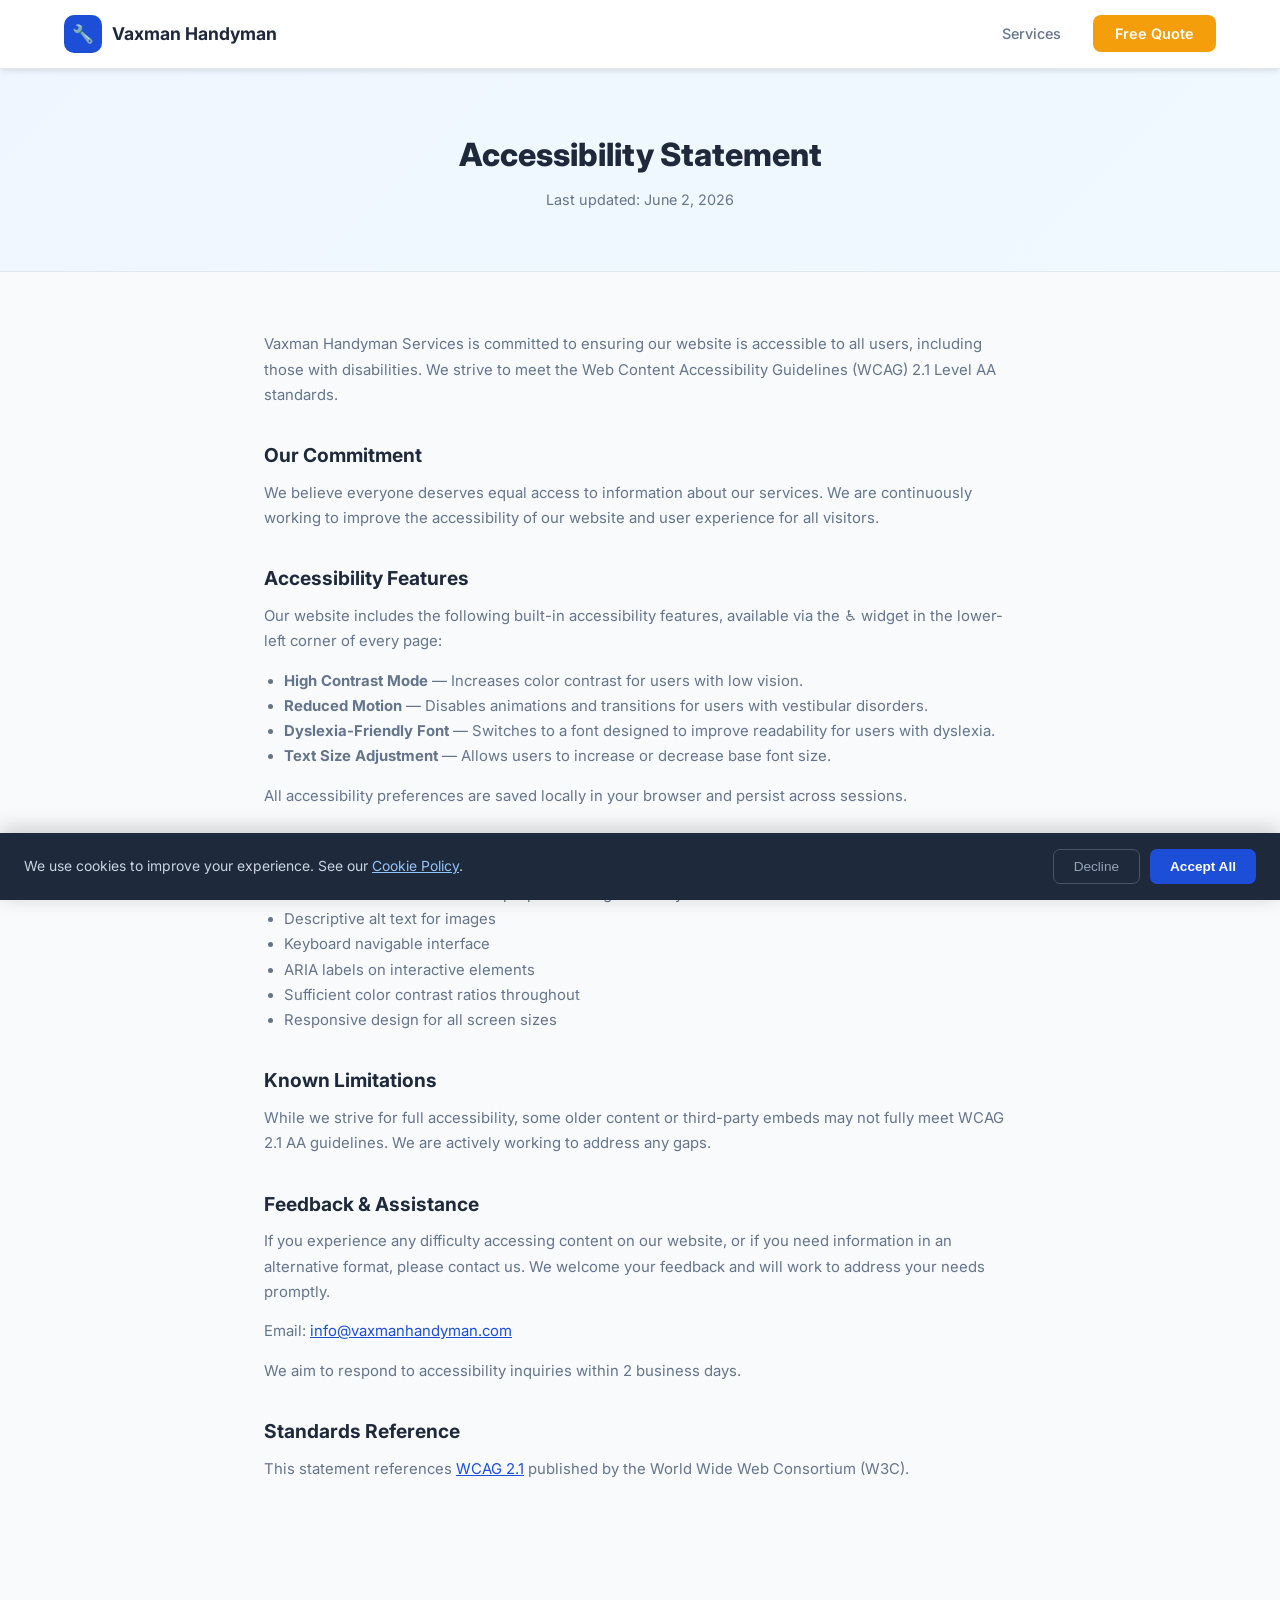
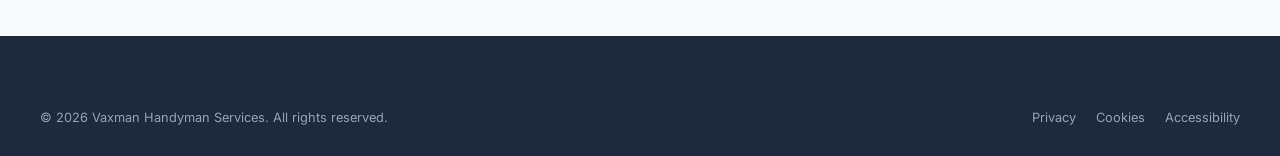
<file: accessibility.html>
<!DOCTYPE html>
<html lang="en">
<head>
  <meta charset="UTF-8" />
  <meta name="viewport" content="width=device-width, initial-scale=1.0" />
  <title>Accessibility Statement | Vaxman Handyman Services</title>
  <link rel="preconnect" href="https://fonts.googleapis.com" />
  <link href="https://fonts.googleapis.com/css2?family=Inter:wght@400;500;600;700;800&display=swap" rel="stylesheet" />
  <link rel="stylesheet" href="css/style.css" />
</head>
<body>
<nav>
  <div class="nav-inner">
    <a href="/" class="logo"><div class="logo-icon">🔧</div>Vaxman Handyman</a>
    <ul class="nav-links" id="nav-links">
      <li><a href="/#services">Services</a></li>
      <li><a href="/#quote" class="nav-cta">Free Quote</a></li>
    </ul>
    <button class="hamburger" id="hamburger" aria-label="Menu" aria-expanded="false"><span></span><span></span><span></span></button>
  </div>
</nav>

<div class="policy-hero">
  <h1>Accessibility Statement</h1>
  <p>Last updated: June 2, 2026</p>
</div>

<div class="policy-content">
  <p>Vaxman Handyman Services is committed to ensuring our website is accessible to all users, including those with disabilities. We strive to meet the Web Content Accessibility Guidelines (WCAG) 2.1 Level AA standards.</p>

  <h2>Our Commitment</h2>
  <p>We believe everyone deserves equal access to information about our services. We are continuously working to improve the accessibility of our website and user experience for all visitors.</p>

  <h2>Accessibility Features</h2>
  <p>Our website includes the following built-in accessibility features, available via the ♿ widget in the lower-left corner of every page:</p>
  <ul>
    <li><strong>High Contrast Mode</strong> — Increases color contrast for users with low vision.</li>
    <li><strong>Reduced Motion</strong> — Disables animations and transitions for users with vestibular disorders.</li>
    <li><strong>Dyslexia-Friendly Font</strong> — Switches to a font designed to improve readability for users with dyslexia.</li>
    <li><strong>Text Size Adjustment</strong> — Allows users to increase or decrease base font size.</li>
  </ul>
  <p>All accessibility preferences are saved locally in your browser and persist across sessions.</p>

  <h2>Additional Measures</h2>
  <ul>
    <li>Semantic HTML structure with proper heading hierarchy</li>
    <li>Descriptive alt text for images</li>
    <li>Keyboard navigable interface</li>
    <li>ARIA labels on interactive elements</li>
    <li>Sufficient color contrast ratios throughout</li>
    <li>Responsive design for all screen sizes</li>
  </ul>

  <h2>Known Limitations</h2>
  <p>While we strive for full accessibility, some older content or third-party embeds may not fully meet WCAG 2.1 AA guidelines. We are actively working to address any gaps.</p>

  <h2>Feedback & Assistance</h2>
  <p>If you experience any difficulty accessing content on our website, or if you need information in an alternative format, please contact us. We welcome your feedback and will work to address your needs promptly.</p>
  <p>Email: <a href="mailto:info@vaxmanhandyman.com">info@vaxmanhandyman.com</a></p>
  <p>We aim to respond to accessibility inquiries within 2 business days.</p>

  <h2>Standards Reference</h2>
  <p>This statement references <a href="https://www.w3.org/WAI/WCAG21/quickref/" target="_blank" rel="noopener">WCAG 2.1</a> published by the World Wide Web Consortium (W3C).</p>
</div>

<footer>
  <div class="footer-inner">
    <div class="footer-bottom">
      <p>&copy; 2026 Vaxman Handyman Services. All rights reserved.</p>
      <div class="footer-legal">
        <a href="privacy.html">Privacy</a>
        <a href="cookies.html">Cookies</a>
        <a href="accessibility.html">Accessibility</a>
      </div>
    </div>
  </div>
</footer>

<div id="cookie-banner">
  <p>We use cookies to improve your experience. See our <a href="cookies.html">Cookie Policy</a>.</p>
  <div class="cookie-btns">
    <button class="cookie-decline" id="cookie-decline">Decline</button>
    <button class="cookie-accept" id="cookie-accept">Accept All</button>
  </div>
</div>
<script src="https://ctf-widgets.netlify.app/v1/ada.js" defer data-position="bottom-left" data-color="#7c3aed" data-statement="/accessibility.html"></script>
<script src="js/main.js"></script>
</body>
</html>
</file>
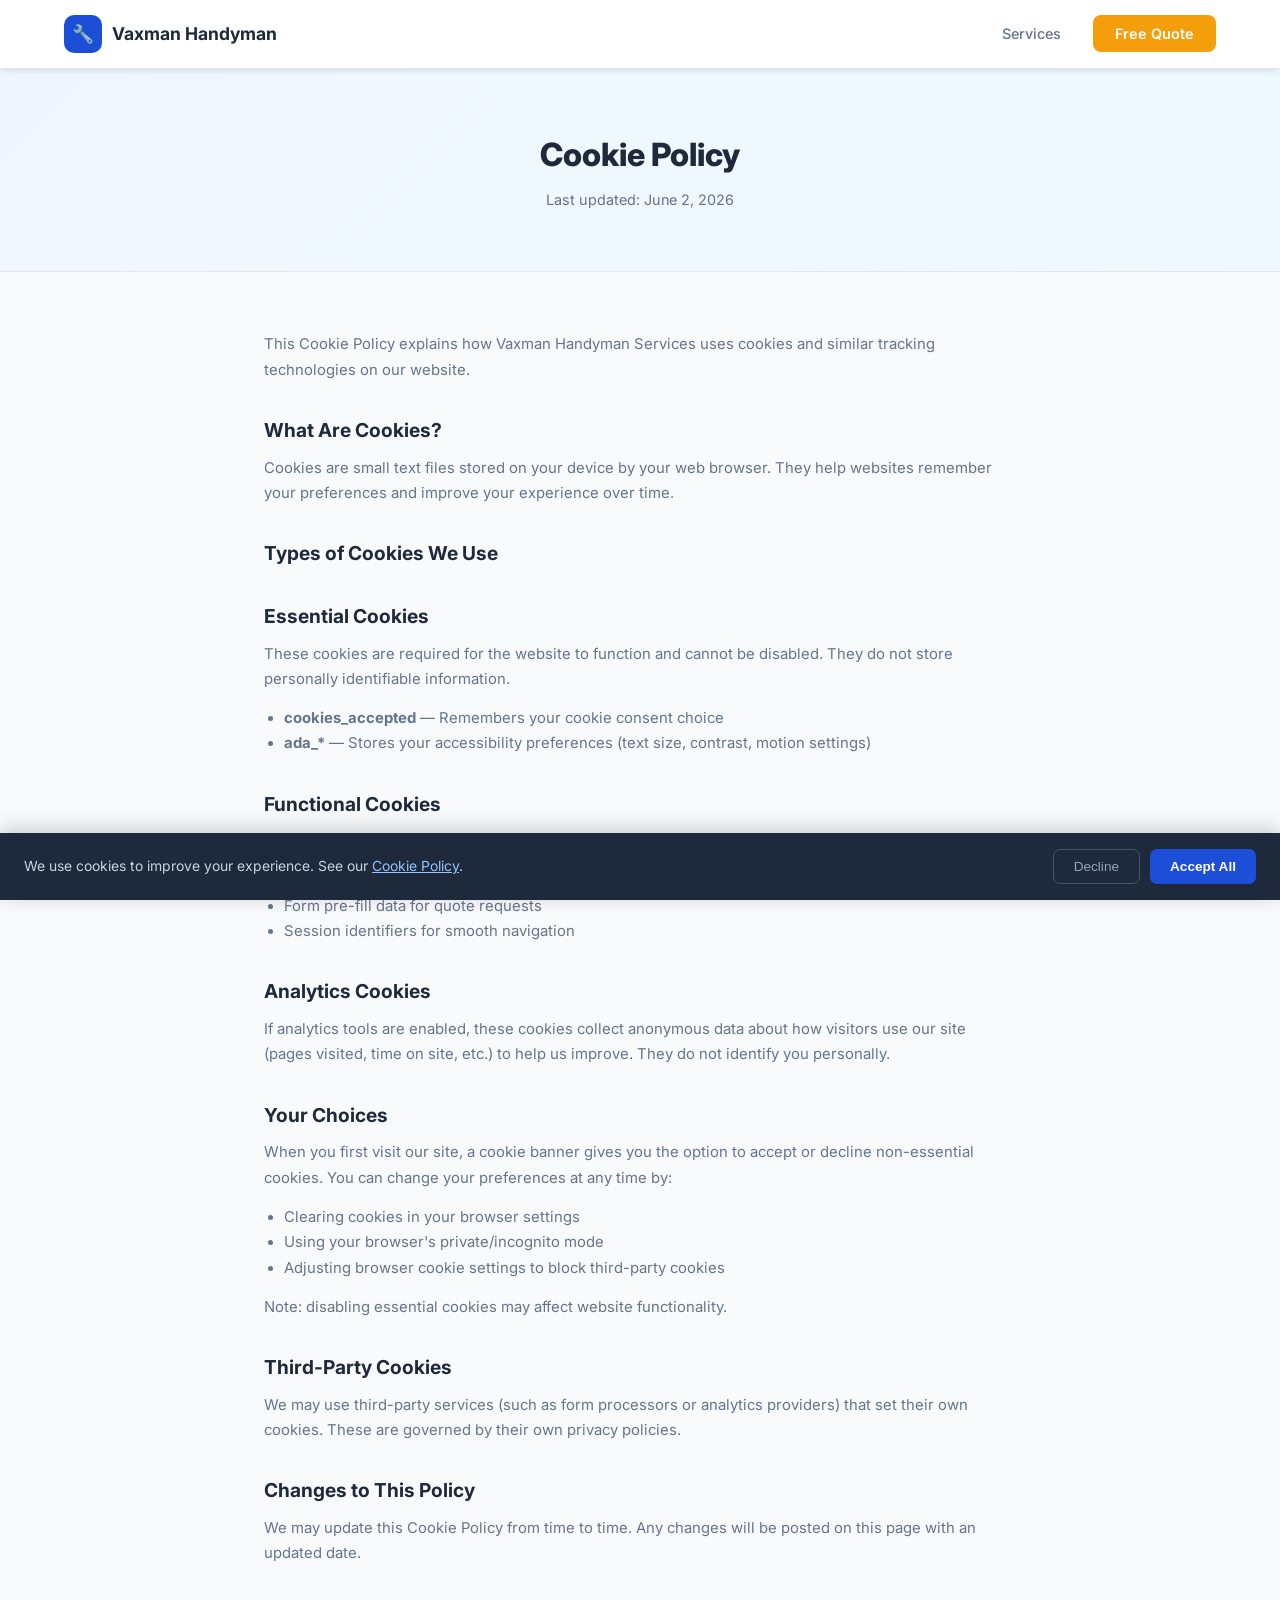
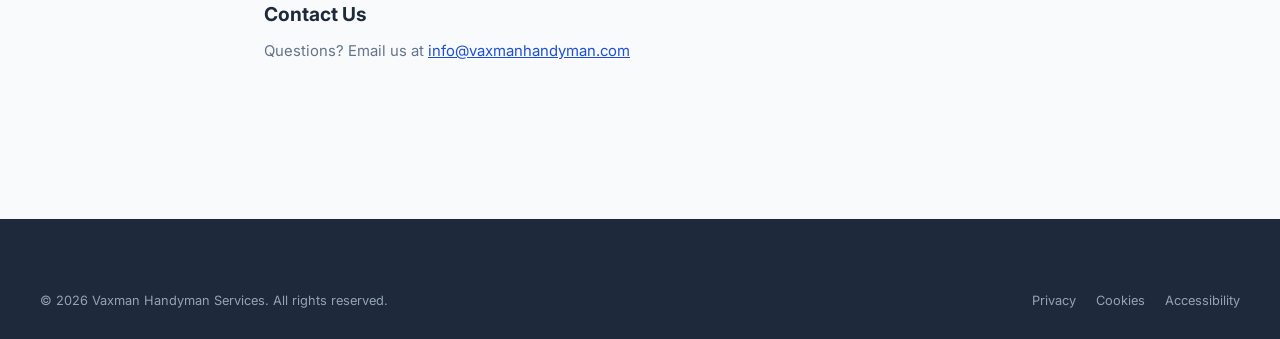
<file: cookies.html>
<!DOCTYPE html>
<html lang="en">
<head>
  <meta charset="UTF-8" />
  <meta name="viewport" content="width=device-width, initial-scale=1.0" />
  <title>Cookie Policy | Vaxman Handyman Services</title>
  <link rel="preconnect" href="https://fonts.googleapis.com" />
  <link href="https://fonts.googleapis.com/css2?family=Inter:wght@400;500;600;700;800&display=swap" rel="stylesheet" />
  <link rel="stylesheet" href="css/style.css" />
</head>
<body>
<nav>
  <div class="nav-inner">
    <a href="/" class="logo"><div class="logo-icon">🔧</div>Vaxman Handyman</a>
    <ul class="nav-links" id="nav-links">
      <li><a href="/#services">Services</a></li>
      <li><a href="/#quote" class="nav-cta">Free Quote</a></li>
    </ul>
    <button class="hamburger" id="hamburger" aria-label="Menu" aria-expanded="false"><span></span><span></span><span></span></button>
  </div>
</nav>

<div class="policy-hero">
  <h1>Cookie Policy</h1>
  <p>Last updated: June 2, 2026</p>
</div>

<div class="policy-content">
  <p>This Cookie Policy explains how Vaxman Handyman Services uses cookies and similar tracking technologies on our website.</p>

  <h2>What Are Cookies?</h2>
  <p>Cookies are small text files stored on your device by your web browser. They help websites remember your preferences and improve your experience over time.</p>

  <h2>Types of Cookies We Use</h2>

  <h2>Essential Cookies</h2>
  <p>These cookies are required for the website to function and cannot be disabled. They do not store personally identifiable information.</p>
  <ul>
    <li><strong>cookies_accepted</strong> — Remembers your cookie consent choice</li>
    <li><strong>ada_*</strong> — Stores your accessibility preferences (text size, contrast, motion settings)</li>
  </ul>

  <h2>Functional Cookies</h2>
  <p>These cookies enhance website functionality and personalization. They may be set by us or by third-party services.</p>
  <ul>
    <li>Form pre-fill data for quote requests</li>
    <li>Session identifiers for smooth navigation</li>
  </ul>

  <h2>Analytics Cookies</h2>
  <p>If analytics tools are enabled, these cookies collect anonymous data about how visitors use our site (pages visited, time on site, etc.) to help us improve. They do not identify you personally.</p>

  <h2>Your Choices</h2>
  <p>When you first visit our site, a cookie banner gives you the option to accept or decline non-essential cookies. You can change your preferences at any time by:</p>
  <ul>
    <li>Clearing cookies in your browser settings</li>
    <li>Using your browser's private/incognito mode</li>
    <li>Adjusting browser cookie settings to block third-party cookies</li>
  </ul>
  <p>Note: disabling essential cookies may affect website functionality.</p>

  <h2>Third-Party Cookies</h2>
  <p>We may use third-party services (such as form processors or analytics providers) that set their own cookies. These are governed by their own privacy policies.</p>

  <h2>Changes to This Policy</h2>
  <p>We may update this Cookie Policy from time to time. Any changes will be posted on this page with an updated date.</p>

  <h2>Contact Us</h2>
  <p>Questions? Email us at <a href="mailto:info@vaxmanhandyman.com">info@vaxmanhandyman.com</a></p>
</div>

<footer>
  <div class="footer-inner">
    <div class="footer-bottom">
      <p>&copy; 2026 Vaxman Handyman Services. All rights reserved.</p>
      <div class="footer-legal">
        <a href="privacy.html">Privacy</a>
        <a href="cookies.html">Cookies</a>
        <a href="accessibility.html">Accessibility</a>
      </div>
    </div>
  </div>
</footer>

<div id="cookie-banner">
  <p>We use cookies to improve your experience. See our <a href="cookies.html">Cookie Policy</a>.</p>
  <div class="cookie-btns">
    <button class="cookie-decline" id="cookie-decline">Decline</button>
    <button class="cookie-accept" id="cookie-accept">Accept All</button>
  </div>
</div>
<script src="https://ctf-widgets.netlify.app/v1/ada.js" defer data-position="bottom-left" data-color="#7c3aed" data-statement="/accessibility.html"></script>
<script src="js/main.js"></script>
</body>
</html>
</file>
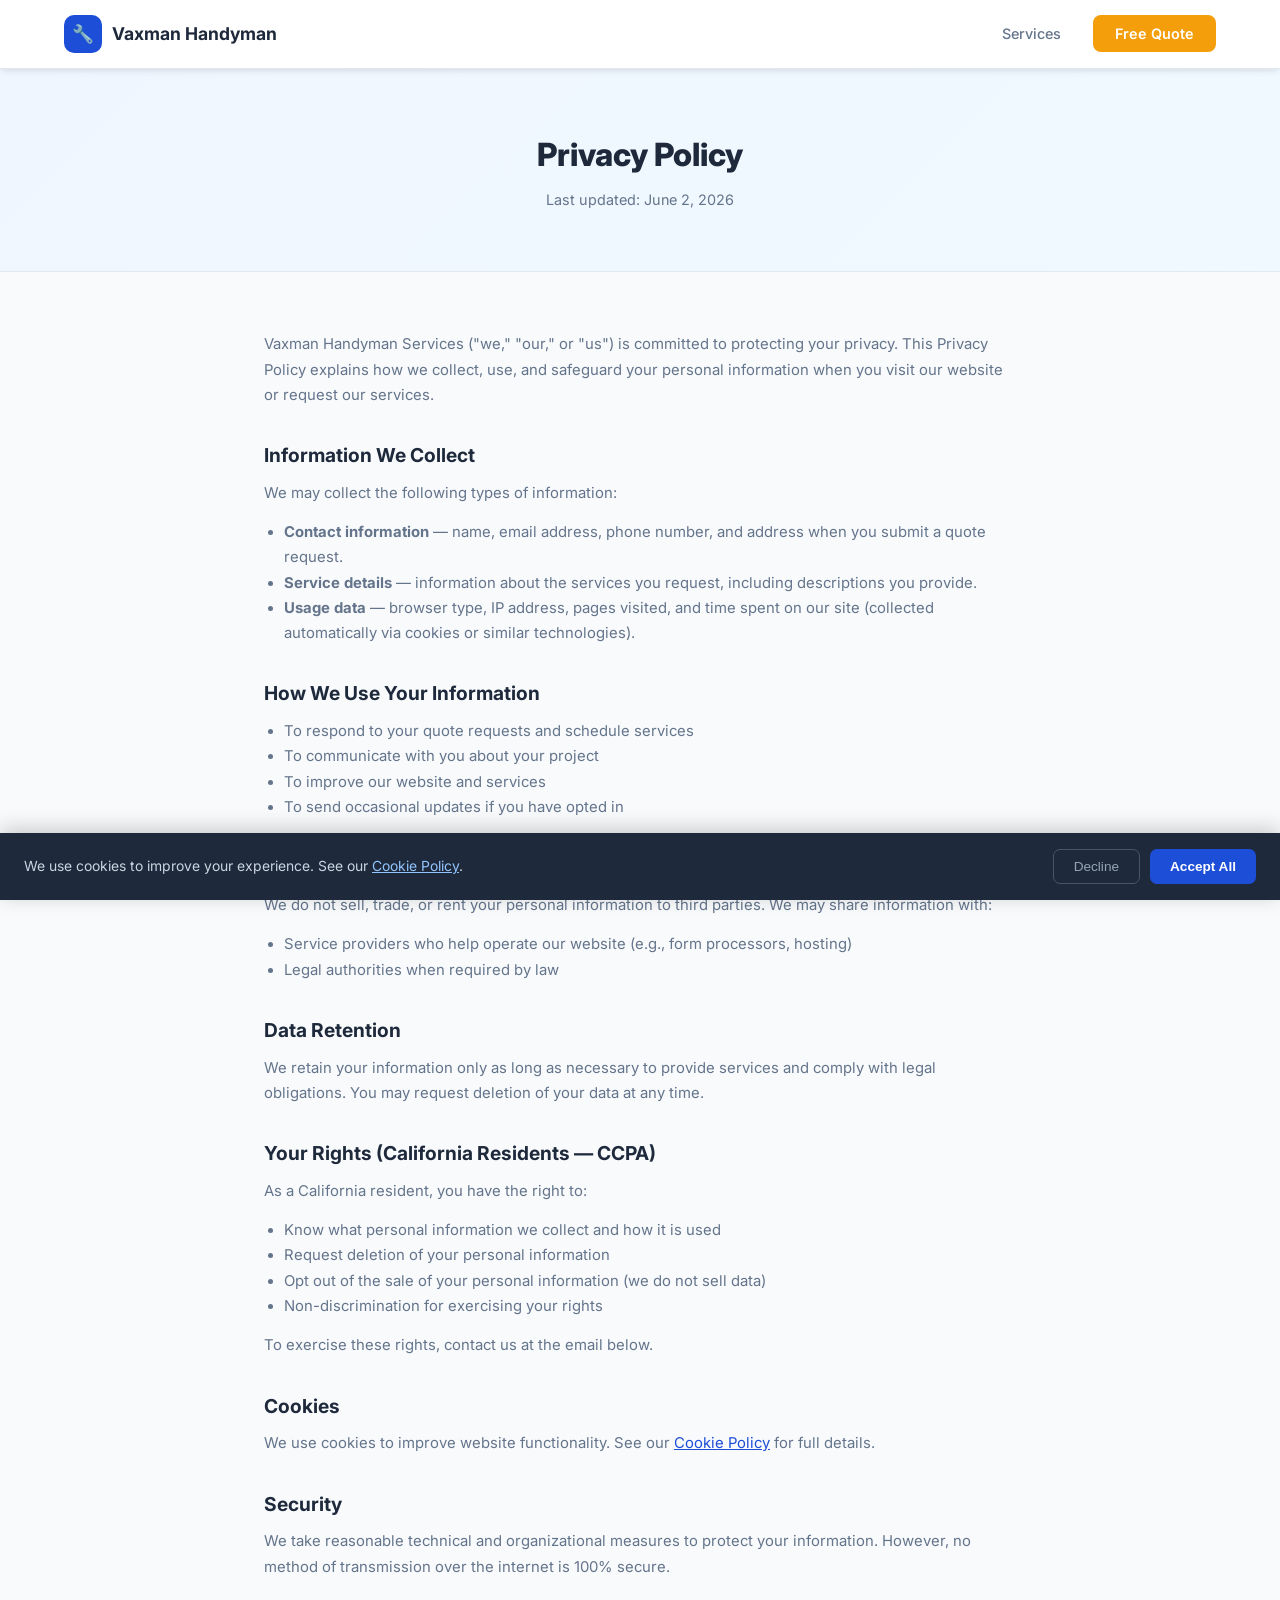
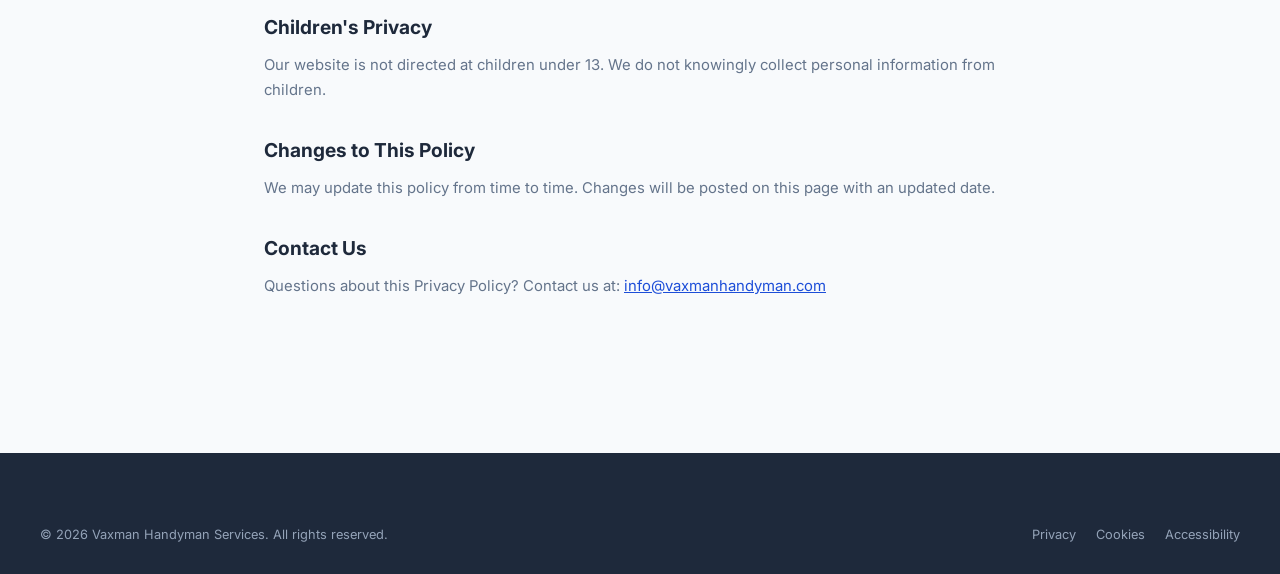
<file: privacy.html>
<!DOCTYPE html>
<html lang="en">
<head>
  <meta charset="UTF-8" />
  <meta name="viewport" content="width=device-width, initial-scale=1.0" />
  <title>Privacy Policy | Vaxman Handyman Services</title>
  <link rel="preconnect" href="https://fonts.googleapis.com" />
  <link href="https://fonts.googleapis.com/css2?family=Inter:wght@400;500;600;700;800&display=swap" rel="stylesheet" />
  <link rel="stylesheet" href="css/style.css" />
</head>
<body>
<nav>
  <div class="nav-inner">
    <a href="/" class="logo"><div class="logo-icon">🔧</div>Vaxman Handyman</a>
    <ul class="nav-links" id="nav-links">
      <li><a href="/#services">Services</a></li>
      <li><a href="/#quote" class="nav-cta">Free Quote</a></li>
    </ul>
    <button class="hamburger" id="hamburger" aria-label="Menu" aria-expanded="false"><span></span><span></span><span></span></button>
  </div>
</nav>

<div class="policy-hero">
  <h1>Privacy Policy</h1>
  <p>Last updated: June 2, 2026</p>
</div>

<div class="policy-content">
  <p>Vaxman Handyman Services ("we," "our," or "us") is committed to protecting your privacy. This Privacy Policy explains how we collect, use, and safeguard your personal information when you visit our website or request our services.</p>

  <h2>Information We Collect</h2>
  <p>We may collect the following types of information:</p>
  <ul>
    <li><strong>Contact information</strong> — name, email address, phone number, and address when you submit a quote request.</li>
    <li><strong>Service details</strong> — information about the services you request, including descriptions you provide.</li>
    <li><strong>Usage data</strong> — browser type, IP address, pages visited, and time spent on our site (collected automatically via cookies or similar technologies).</li>
  </ul>

  <h2>How We Use Your Information</h2>
  <ul>
    <li>To respond to your quote requests and schedule services</li>
    <li>To communicate with you about your project</li>
    <li>To improve our website and services</li>
    <li>To send occasional updates if you have opted in</li>
  </ul>

  <h2>Sharing Your Information</h2>
  <p>We do not sell, trade, or rent your personal information to third parties. We may share information with:</p>
  <ul>
    <li>Service providers who help operate our website (e.g., form processors, hosting)</li>
    <li>Legal authorities when required by law</li>
  </ul>

  <h2>Data Retention</h2>
  <p>We retain your information only as long as necessary to provide services and comply with legal obligations. You may request deletion of your data at any time.</p>

  <h2>Your Rights (California Residents — CCPA)</h2>
  <p>As a California resident, you have the right to:</p>
  <ul>
    <li>Know what personal information we collect and how it is used</li>
    <li>Request deletion of your personal information</li>
    <li>Opt out of the sale of your personal information (we do not sell data)</li>
    <li>Non-discrimination for exercising your rights</li>
  </ul>
  <p>To exercise these rights, contact us at the email below.</p>

  <h2>Cookies</h2>
  <p>We use cookies to improve website functionality. See our <a href="cookies.html">Cookie Policy</a> for full details.</p>

  <h2>Security</h2>
  <p>We take reasonable technical and organizational measures to protect your information. However, no method of transmission over the internet is 100% secure.</p>

  <h2>Children's Privacy</h2>
  <p>Our website is not directed at children under 13. We do not knowingly collect personal information from children.</p>

  <h2>Changes to This Policy</h2>
  <p>We may update this policy from time to time. Changes will be posted on this page with an updated date.</p>

  <h2>Contact Us</h2>
  <p>Questions about this Privacy Policy? Contact us at: <a href="mailto:info@vaxmanhandyman.com">info@vaxmanhandyman.com</a></p>
</div>

<footer>
  <div class="footer-inner">
    <div class="footer-bottom">
      <p>&copy; 2026 Vaxman Handyman Services. All rights reserved.</p>
      <div class="footer-legal">
        <a href="privacy.html">Privacy</a>
        <a href="cookies.html">Cookies</a>
        <a href="accessibility.html">Accessibility</a>
      </div>
    </div>
  </div>
</footer>

<div id="cookie-banner">
  <p>We use cookies to improve your experience. See our <a href="cookies.html">Cookie Policy</a>.</p>
  <div class="cookie-btns">
    <button class="cookie-decline" id="cookie-decline">Decline</button>
    <button class="cookie-accept" id="cookie-accept">Accept All</button>
  </div>
</div>
<script src="https://ctf-widgets.netlify.app/v1/ada.js" defer data-position="bottom-left" data-color="#7c3aed" data-statement="/accessibility.html"></script>
<script src="js/main.js"></script>
</body>
</html>
</file>
<file: css/style.css>
:root {
  --primary: #1D4ED8;
  --primary-dark: #1E3A8A;
  --primary-light: #DBEAFE;
  --accent: #F59E0B;
  --accent-dark: #D97706;
  --bg: #F8FAFC;
  --white: #FFFFFF;
  --text: #1E293B;
  --text-light: #64748B;
  --border: #E2E8F0;
  --shadow: 0 4px 6px -1px rgba(0,0,0,0.07), 0 2px 4px -1px rgba(0,0,0,0.04);
  --shadow-lg: 0 10px 25px -3px rgba(0,0,0,0.1), 0 4px 10px -2px rgba(0,0,0,0.05);
  --radius: 12px;
}

*, *::before, *::after { box-sizing: border-box; margin: 0; padding: 0; }

html { scroll-behavior: smooth; }

body {
  font-family: 'Inter', system-ui, -apple-system, sans-serif;
  background: var(--bg);
  color: var(--text);
  line-height: 1.6;
  font-size: 16px;
}

/* NAV */
nav {
  background: var(--white);
  border-bottom: 1px solid var(--border);
  position: sticky;
  top: 0;
  z-index: 100;
  box-shadow: var(--shadow);
}

.nav-inner {
  max-width: 1200px;
  margin: 0 auto;
  padding: 0 24px;
  display: flex;
  align-items: center;
  justify-content: space-between;
  height: 68px;
}

.logo {
  display: flex;
  align-items: center;
  gap: 10px;
  text-decoration: none;
  font-weight: 700;
  font-size: 1.1rem;
  color: var(--text);
}

.logo-icon {
  width: 38px;
  height: 38px;
  background: var(--primary);
  border-radius: 10px;
  display: flex;
  align-items: center;
  justify-content: center;
  color: white;
  font-size: 1.1rem;
}

.nav-links {
  display: flex;
  gap: 32px;
  list-style: none;
}

.nav-links a {
  color: var(--text-light);
  text-decoration: none;
  font-size: 0.9rem;
  font-weight: 500;
  transition: color 0.2s;
}

.nav-links a:hover { color: var(--primary); }

.nav-cta {
  background: var(--accent);
  color: var(--white) !important;
  padding: 10px 22px;
  border-radius: 8px;
  font-weight: 600 !important;
  transition: background 0.2s !important;
}

.nav-cta:hover { background: var(--accent-dark) !important; color: var(--white) !important; }

.hamburger {
  display: none;
  flex-direction: column;
  gap: 5px;
  cursor: pointer;
  background: none;
  border: none;
  padding: 4px;
}

.hamburger span {
  display: block;
  width: 24px;
  height: 2px;
  background: var(--text);
  border-radius: 2px;
  transition: 0.3s;
}

/* HERO */
.hero {
  background: linear-gradient(135deg, #EFF6FF 0%, #F0FDF4 100%);
  padding: 80px 24px 100px;
  text-align: center;
  position: relative;
  overflow: hidden;
}

.hero::before {
  content: '';
  position: absolute;
  top: -80px;
  right: -80px;
  width: 400px;
  height: 400px;
  background: radial-gradient(circle, rgba(29,78,216,0.06) 0%, transparent 70%);
  border-radius: 50%;
}

.hero-badge {
  display: inline-flex;
  align-items: center;
  gap: 6px;
  background: var(--primary-light);
  color: var(--primary);
  padding: 6px 14px;
  border-radius: 999px;
  font-size: 0.82rem;
  font-weight: 600;
  margin-bottom: 20px;
  letter-spacing: 0.02em;
}

.hero h1 {
  font-size: clamp(2rem, 5vw, 3.4rem);
  font-weight: 800;
  line-height: 1.15;
  color: var(--text);
  max-width: 720px;
  margin: 0 auto 20px;
  letter-spacing: -0.02em;
}

.hero h1 span { color: var(--primary); }

.hero p {
  font-size: 1.1rem;
  color: var(--text-light);
  max-width: 560px;
  margin: 0 auto 36px;
}

.btn-primary {
  display: inline-flex;
  align-items: center;
  gap: 8px;
  background: var(--primary);
  color: white;
  padding: 16px 32px;
  border-radius: 10px;
  font-size: 1rem;
  font-weight: 700;
  text-decoration: none;
  border: none;
  cursor: pointer;
  transition: background 0.2s, transform 0.15s;
  box-shadow: 0 4px 14px rgba(29,78,216,0.35);
}

.btn-primary:hover { background: var(--primary-dark); transform: translateY(-1px); }

.btn-accent {
  display: inline-flex;
  align-items: center;
  gap: 8px;
  background: var(--accent);
  color: white;
  padding: 16px 32px;
  border-radius: 10px;
  font-size: 1rem;
  font-weight: 700;
  text-decoration: none;
  border: none;
  cursor: pointer;
  transition: background 0.2s, transform 0.15s;
  box-shadow: 0 4px 14px rgba(245,158,11,0.35);
}

.btn-accent:hover { background: var(--accent-dark); transform: translateY(-1px); }

.hero-buttons { display: flex; gap: 14px; justify-content: center; flex-wrap: wrap; }

.hero-stats {
  display: flex;
  gap: 40px;
  justify-content: center;
  margin-top: 56px;
  flex-wrap: wrap;
}

.stat {
  text-align: center;
}

.stat-number {
  font-size: 1.8rem;
  font-weight: 800;
  color: var(--primary);
  display: block;
}

.stat-label {
  font-size: 0.82rem;
  color: var(--text-light);
  font-weight: 500;
  text-transform: uppercase;
  letter-spacing: 0.05em;
}

/* CONTAINER */
.container {
  max-width: 1200px;
  margin: 0 auto;
  padding: 0 24px;
}

/* SECTIONS */
section { padding: 80px 0; }

.section-label {
  display: inline-block;
  background: var(--primary-light);
  color: var(--primary);
  font-size: 0.78rem;
  font-weight: 700;
  text-transform: uppercase;
  letter-spacing: 0.08em;
  padding: 5px 12px;
  border-radius: 999px;
  margin-bottom: 14px;
}

.section-title {
  font-size: clamp(1.6rem, 3vw, 2.2rem);
  font-weight: 800;
  line-height: 1.2;
  color: var(--text);
  letter-spacing: -0.02em;
  margin-bottom: 12px;
}

.section-sub {
  color: var(--text-light);
  font-size: 1rem;
  max-width: 560px;
}

.section-header { margin-bottom: 48px; }

/* SERVICES */
#services { background: var(--white); }

.services-grid {
  display: grid;
  grid-template-columns: repeat(auto-fill, minmax(280px, 1fr));
  gap: 24px;
}

.service-card {
  background: var(--bg);
  border: 1px solid var(--border);
  border-radius: var(--radius);
  padding: 28px;
  transition: box-shadow 0.2s, transform 0.2s, border-color 0.2s;
  position: relative;
  overflow: hidden;
}

.service-card::before {
  content: '';
  position: absolute;
  top: 0; left: 0;
  width: 4px;
  height: 100%;
  background: var(--primary);
  opacity: 0;
  transition: opacity 0.2s;
}

.service-card:hover {
  box-shadow: var(--shadow-lg);
  transform: translateY(-3px);
  border-color: var(--primary-light);
}

.service-card:hover::before { opacity: 1; }

.service-icon {
  width: 52px;
  height: 52px;
  background: var(--primary-light);
  border-radius: 12px;
  display: flex;
  align-items: center;
  justify-content: center;
  font-size: 1.4rem;
  margin-bottom: 16px;
}

.service-card h3 {
  font-size: 1rem;
  font-weight: 700;
  color: var(--text);
  margin-bottom: 8px;
}

.service-card p {
  font-size: 0.88rem;
  color: var(--text-light);
  line-height: 1.6;
}

/* WHY US */
#why { background: var(--bg); }

.why-grid {
  display: grid;
  grid-template-columns: repeat(auto-fill, minmax(240px, 1fr));
  gap: 24px;
}

.why-card {
  background: var(--white);
  border: 1px solid var(--border);
  border-radius: var(--radius);
  padding: 28px;
  text-align: center;
  box-shadow: var(--shadow);
}

.why-icon {
  font-size: 2rem;
  margin-bottom: 14px;
}

.why-card h3 {
  font-size: 1rem;
  font-weight: 700;
  color: var(--text);
  margin-bottom: 8px;
}

.why-card p {
  font-size: 0.87rem;
  color: var(--text-light);
}

/* QUOTE / CONTACT */
#quote { background: var(--white); }

.quote-wrap {
  display: grid;
  grid-template-columns: 1fr 1fr;
  gap: 64px;
  align-items: start;
}

.quote-info h2 {
  font-size: 2rem;
  font-weight: 800;
  margin-bottom: 16px;
  letter-spacing: -0.02em;
}

.quote-info p {
  color: var(--text-light);
  font-size: 1rem;
  margin-bottom: 28px;
}

.quote-features { list-style: none; display: flex; flex-direction: column; gap: 12px; }

.quote-features li {
  display: flex;
  align-items: center;
  gap: 10px;
  font-size: 0.93rem;
  color: var(--text);
  font-weight: 500;
}

.quote-features li::before {
  content: '✓';
  width: 22px;
  height: 22px;
  background: #DCFCE7;
  color: #16A34A;
  border-radius: 50%;
  display: flex;
  align-items: center;
  justify-content: center;
  font-size: 0.75rem;
  font-weight: 700;
  flex-shrink: 0;
}

.contact-form {
  background: var(--bg);
  border: 1px solid var(--border);
  border-radius: var(--radius);
  padding: 36px;
  box-shadow: var(--shadow);
}

.form-row { display: grid; grid-template-columns: 1fr 1fr; gap: 16px; }

.form-group {
  display: flex;
  flex-direction: column;
  gap: 6px;
  margin-bottom: 16px;
}

.form-group label {
  font-size: 0.84rem;
  font-weight: 600;
  color: var(--text);
}

.form-group input,
.form-group select,
.form-group textarea {
  padding: 12px 14px;
  border: 1.5px solid var(--border);
  border-radius: 8px;
  font-size: 0.93rem;
  color: var(--text);
  background: var(--white);
  outline: none;
  transition: border-color 0.2s;
  font-family: inherit;
  width: 100%;
}

.form-group input:focus,
.form-group select:focus,
.form-group textarea:focus {
  border-color: var(--primary);
  box-shadow: 0 0 0 3px rgba(29,78,216,0.1);
}

.form-group textarea { resize: vertical; min-height: 100px; }

.form-submit {
  width: 100%;
  padding: 14px;
  background: var(--primary);
  color: white;
  border: none;
  border-radius: 8px;
  font-size: 0.97rem;
  font-weight: 700;
  cursor: pointer;
  transition: background 0.2s, transform 0.15s;
  box-shadow: 0 4px 14px rgba(29,78,216,0.3);
}

.form-submit:hover { background: var(--primary-dark); transform: translateY(-1px); }

.form-note {
  text-align: center;
  font-size: 0.8rem;
  color: var(--text-light);
  margin-top: 10px;
}

/* SERVICE AREAS */
#areas { background: var(--bg); }

.areas-grid {
  display: flex;
  flex-wrap: wrap;
  gap: 10px;
  margin-top: 32px;
}

.area-pill {
  background: var(--white);
  border: 1px solid var(--border);
  border-radius: 999px;
  padding: 8px 18px;
  font-size: 0.87rem;
  font-weight: 500;
  color: var(--text);
  box-shadow: var(--shadow);
}

/* CTA BAND */
.cta-band {
  background: linear-gradient(135deg, var(--primary) 0%, var(--primary-dark) 100%);
  padding: 64px 24px;
  text-align: center;
  color: white;
}

.cta-band h2 {
  font-size: clamp(1.6rem, 3vw, 2.2rem);
  font-weight: 800;
  margin-bottom: 12px;
  letter-spacing: -0.02em;
}

.cta-band p {
  font-size: 1rem;
  opacity: 0.85;
  margin-bottom: 32px;
}

/* FOOTER */
footer {
  background: var(--text);
  color: #94A3B8;
  padding: 48px 24px 28px;
}

.footer-inner {
  max-width: 1200px;
  margin: 0 auto;
}

.footer-top {
  display: flex;
  justify-content: space-between;
  align-items: flex-start;
  gap: 40px;
  padding-bottom: 32px;
  border-bottom: 1px solid #334155;
  flex-wrap: wrap;
}

.footer-brand {
  max-width: 280px;
}

.footer-logo {
  display: flex;
  align-items: center;
  gap: 10px;
  color: white;
  font-weight: 700;
  font-size: 1rem;
  margin-bottom: 10px;
  text-decoration: none;
}

.footer-logo-icon {
  width: 36px;
  height: 36px;
  background: var(--primary);
  border-radius: 8px;
  display: flex;
  align-items: center;
  justify-content: center;
  font-size: 1rem;
}

.footer-brand p { font-size: 0.85rem; line-height: 1.6; }

.footer-links h4 { color: white; font-size: 0.85rem; font-weight: 700; margin-bottom: 14px; text-transform: uppercase; letter-spacing: 0.06em; }

.footer-links ul { list-style: none; display: flex; flex-direction: column; gap: 8px; }

.footer-links a { color: #94A3B8; text-decoration: none; font-size: 0.85rem; transition: color 0.2s; }

.footer-links a:hover { color: white; }

.footer-bottom {
  margin-top: 24px;
  display: flex;
  justify-content: space-between;
  align-items: center;
  flex-wrap: wrap;
  gap: 12px;
}

.footer-bottom p { font-size: 0.8rem; }

.footer-legal { display: flex; gap: 20px; }

.footer-legal a { color: #94A3B8; text-decoration: none; font-size: 0.8rem; transition: color 0.2s; }

.footer-legal a:hover { color: white; }

/* SUCCESS MESSAGE */
.form-success {
  display: none;
  background: #DCFCE7;
  border: 1px solid #86EFAC;
  border-radius: 8px;
  padding: 16px;
  color: #15803D;
  font-weight: 600;
  text-align: center;
  margin-top: 12px;
}

/* POLICY PAGES */
.policy-hero {
  background: linear-gradient(135deg, #EFF6FF 0%, #F0F9FF 100%);
  padding: 60px 24px;
  text-align: center;
  border-bottom: 1px solid var(--border);
}

.policy-hero h1 { font-size: 2rem; font-weight: 800; color: var(--text); margin-bottom: 8px; }
.policy-hero p { color: var(--text-light); font-size: 0.9rem; }

.policy-content {
  max-width: 800px;
  margin: 60px auto;
  padding: 0 24px 80px;
}

.policy-content h2 { font-size: 1.2rem; font-weight: 700; margin: 32px 0 10px; color: var(--text); }
.policy-content p { color: var(--text-light); font-size: 0.93rem; line-height: 1.7; margin-bottom: 14px; }
.policy-content ul { color: var(--text-light); font-size: 0.93rem; line-height: 1.7; padding-left: 20px; margin-bottom: 14px; }
.policy-content a { color: var(--primary); }

/* COOKIE BANNER */
#cookie-banner {
  position: fixed;
  bottom: 0; left: 0; right: 0;
  background: var(--text);
  color: white;
  padding: 16px 24px;
  display: flex;
  align-items: center;
  justify-content: space-between;
  gap: 20px;
  z-index: 9999;
  flex-wrap: wrap;
  box-shadow: 0 -4px 20px rgba(0,0,0,0.2);
}

#cookie-banner p { font-size: 0.87rem; color: #CBD5E1; margin: 0; }
#cookie-banner a { color: #93C5FD; text-decoration: underline; }

.cookie-btns { display: flex; gap: 10px; flex-shrink: 0; }

.cookie-accept {
  background: var(--primary);
  color: white;
  border: none;
  padding: 9px 20px;
  border-radius: 7px;
  font-size: 0.85rem;
  font-weight: 600;
  cursor: pointer;
  transition: background 0.2s;
}

.cookie-accept:hover { background: var(--primary-dark); }

.cookie-decline {
  background: transparent;
  color: #94A3B8;
  border: 1px solid #475569;
  padding: 9px 20px;
  border-radius: 7px;
  font-size: 0.85rem;
  cursor: pointer;
  transition: 0.2s;
}

.cookie-decline:hover { border-color: #94A3B8; color: white; }

/* ADA WIDGET */
#ada-toggle {
  position: fixed;
  bottom: 80px;
  left: 16px;
  width: 46px;
  height: 46px;
  background: var(--primary);
  color: white;
  border: none;
  border-radius: 50%;
  font-size: 1.1rem;
  cursor: pointer;
  z-index: 9998;
  box-shadow: var(--shadow-lg);
  transition: background 0.2s, transform 0.2s;
  display: flex;
  align-items: center;
  justify-content: center;
}

#ada-toggle:hover { background: var(--primary-dark); transform: scale(1.05); }

#ada-panel {
  display: none;
  position: fixed;
  bottom: 136px;
  left: 16px;
  background: var(--white);
  border: 1px solid var(--border);
  border-radius: var(--radius);
  padding: 20px;
  z-index: 9997;
  box-shadow: var(--shadow-lg);
  min-width: 220px;
}

#ada-panel.open { display: block; }

#ada-panel h3 { font-size: 0.85rem; font-weight: 700; margin-bottom: 14px; color: var(--text); }

.ada-option {
  display: flex;
  justify-content: space-between;
  align-items: center;
  margin-bottom: 12px;
  font-size: 0.83rem;
  color: var(--text);
}

.ada-toggle-btn {
  background: var(--border);
  border: none;
  border-radius: 999px;
  width: 38px;
  height: 20px;
  cursor: pointer;
  position: relative;
  transition: background 0.2s;
}

.ada-toggle-btn.active { background: var(--primary); }

.ada-toggle-btn::after {
  content: '';
  position: absolute;
  top: 3px; left: 3px;
  width: 14px; height: 14px;
  background: white;
  border-radius: 50%;
  transition: left 0.2s;
}

.ada-toggle-btn.active::after { left: 21px; }

.ada-size { display: flex; gap: 6px; }

.ada-size button {
  background: var(--bg);
  border: 1px solid var(--border);
  border-radius: 6px;
  padding: 4px 10px;
  font-size: 0.8rem;
  cursor: pointer;
  transition: 0.2s;
}

.ada-size button:hover, .ada-size button.active { background: var(--primary); color: white; border-color: var(--primary); }

/* HIGH CONTRAST */
body.high-contrast {
  --bg: #000;
  --white: #111;
  --text: #FFF;
  --text-light: #DDD;
  --border: #444;
  --primary-light: #1e3a8a;
  filter: contrast(1.25);
}

/* DYSLEXIA FONT */
body.dyslexia { font-family: 'Comic Sans MS', 'OpenDyslexic', cursive; }

/* REDUCE MOTION */
@media (prefers-reduced-motion: reduce), body.reduce-motion * {
  transition: none !important;
  animation: none !important;
}

/* RESPONSIVE */
@media (max-width: 900px) {
  .quote-wrap { grid-template-columns: 1fr; }
  .form-row { grid-template-columns: 1fr; }
}

@media (max-width: 700px) {
  .nav-links { display: none; flex-direction: column; position: absolute; top: 68px; left: 0; right: 0; background: white; border-bottom: 1px solid var(--border); padding: 16px 24px; gap: 16px; box-shadow: var(--shadow-lg); }
  .nav-links.open { display: flex; }
  .hamburger { display: flex; }
  .hero { padding: 56px 20px 64px; }
  .hero-stats { gap: 24px; }
  .footer-top { flex-direction: column; }
  section { padding: 56px 0; }
  #cookie-banner { flex-direction: column; align-items: flex-start; }
  #ada-toggle { bottom: 140px; }
}
</file>
